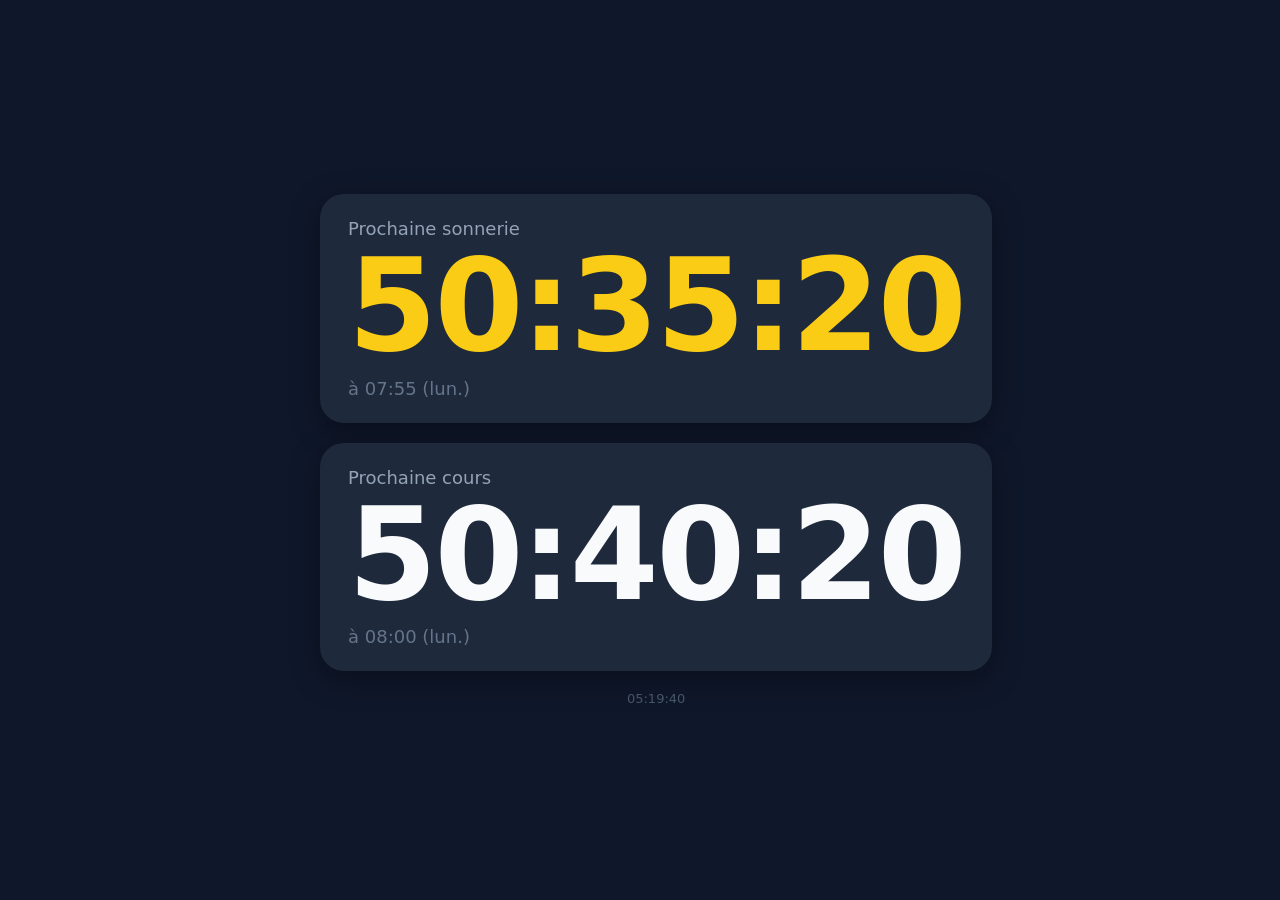
<file: horloge.html>
<!DOCTYPE html>
<html lang="fr">
<head>
<meta charset="utf-8">
 <link rel="icon" type="image/png" href="https://minio.apps.education.fr/codimd-prod/uploads/tjctvn4ygxkvnmj9yy7zvt4gk.png" />
<meta name="viewport" content="width=device-width, initial-scale=1">
<title>Sonneries</title>
<style>
  * { box-sizing: border-box; }
  html, body { height: 100%; margin: 0; }
  body {
    display: flex; align-items: center; justify-content: center;
    background: #0f172a; color: #f8fafc;
    font-family: system-ui, -apple-system, "Segoe UI", sans-serif;
  }
  main { width: min(92vw, 640px); display: grid; gap: 20px; }
  .carte {
    background: #1e293b; border-radius: 24px; padding: 24px 28px;
    box-shadow: 0 8px 30px rgba(0,0,0,.35);
  }
  .label { font-size: clamp(14px, 3.5vw, 18px); color: #94a3b8; }
  .temps {
    font-size: clamp(56px, 18vw, 128px); font-weight: 700; line-height: 1.05;
    font-variant-numeric: tabular-nums; letter-spacing: -0.02em;
  }
  #t1 { color: #facc15; }
  .heure { font-size: clamp(14px, 3.5vw, 18px); color: #64748b; margin-top: 4px; }
  footer { text-align: center; font-size: 13px; color: #475569; }
</style>
</head>
<body>
<main>
  <section class="carte">
    <div class="label">Prochaine sonnerie </div>
    <div class="temps" id="t1">--:--</div>
    <div class="heure" id="h1"></div>
  </section>
  <section class="carte">
    <div class="label">Prochaine cours</div>
    <div class="temps" id="t2">--:--</div>
    <div class="heure" id="h2"></div>
  </section>
  <footer id="horloge"></footer>
</main>

<script>
// Horaires de sonnerie [heure, minute]. Modifier ici si besoin.
const SONNERIE_1 = [[7,55],[8,50],[9,50],[10,55],[11,50],[12,50],[13,50],[14,45],[15,45],[16,50],[17,50]];
const SONNERIE_2 = [[8,0],[8,55],[10,5],[11,0],[11,55],[13,0],[13,55],[14,50],[16,0],[16,55]];

const JOURS = ["dim.", "lun.", "mar.", "mer.", "jeu.", "ven.", "sam."];
const pad = n => String(n).padStart(2, "0");
const hhmm = d => `${pad(d.getHours())}:${pad(d.getMinutes())}`;

// Prochaine sonnerie strictement après `now` (lundi-vendredi uniquement).
function prochaine(horaires, now) {
  for (let d = 0; d <= 7; d++) {
    const jour = new Date(now.getFullYear(), now.getMonth(), now.getDate() + d);
    const w = jour.getDay();
    if (w === 0 || w === 6) continue;
    for (const [h, m] of horaires) {
      const dt = new Date(jour.getFullYear(), jour.getMonth(), jour.getDate(), h, m, 0);
      if (dt > now) return dt;
    }
  }
  return null;
}

function fmt(ms) {
  const s = Math.max(0, Math.ceil(ms / 1000));
  const h = Math.floor(s / 3600), m = Math.floor((s % 3600) / 60), sec = s % 60;
  return h > 0 ? `${h}:${pad(m)}:${pad(sec)}` : `${pad(m)}:${pad(sec)}`;
}

function affiche(horaires, idT, idH, now) {
  const cible = prochaine(horaires, now);
  const memeJour = cible.toDateString() === now.toDateString();
  document.getElementById(idT).textContent = fmt(cible - now);
  document.getElementById(idH).textContent =
    `à ${hhmm(cible)}${memeJour ? "" : " (" + JOURS[cible.getDay()] + ")"}`;
  return cible;
}

function tick() {
  const now = new Date();
  const c1 = affiche(SONNERIE_1, "t1", "h1", now);
  const c2 = affiche(SONNERIE_2, "t2", "h2", now);
  document.getElementById("horloge").textContent = `${hhmm(now)}:${pad(now.getSeconds())}`;
  document.title = `${fmt(c1 - now)} · ${fmt(c2 - now)} — Sonneries`;
}
tick();
setInterval(tick, 250);
</script>
</body>
</html>
</file>
